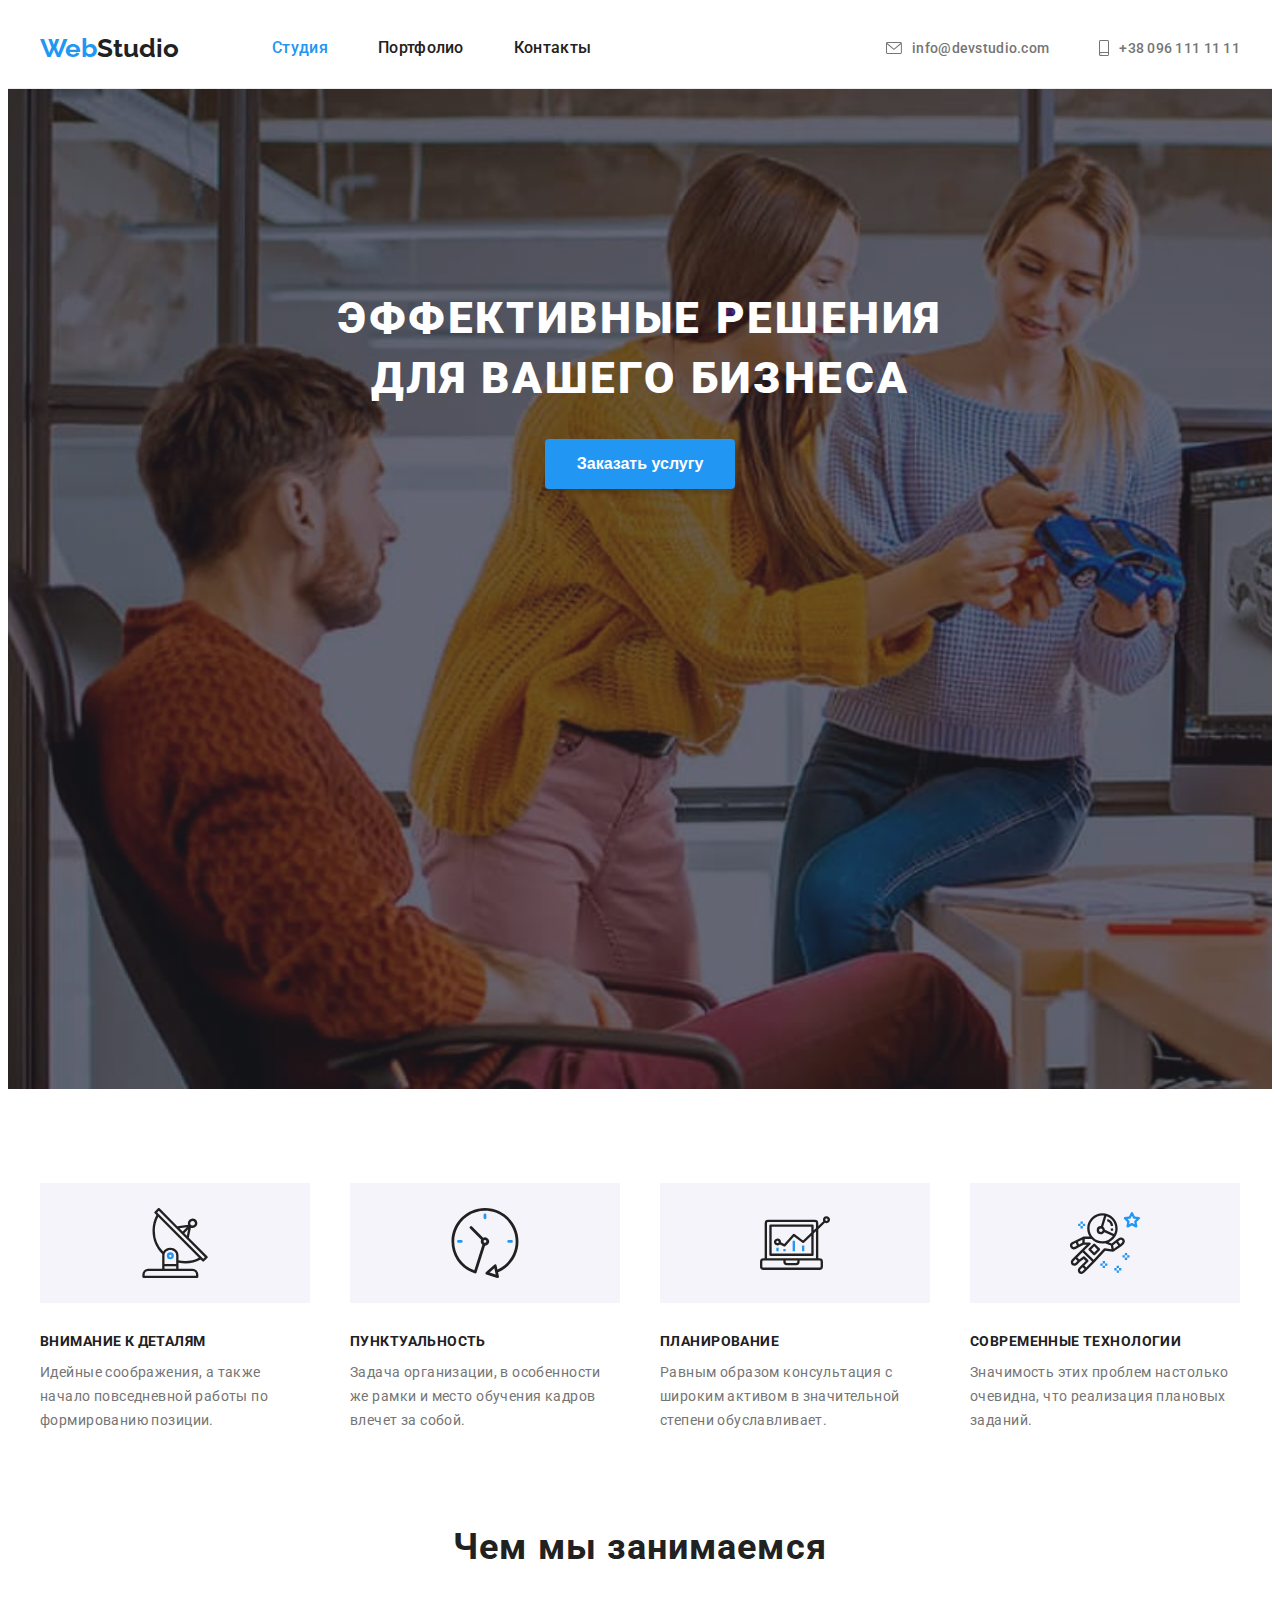
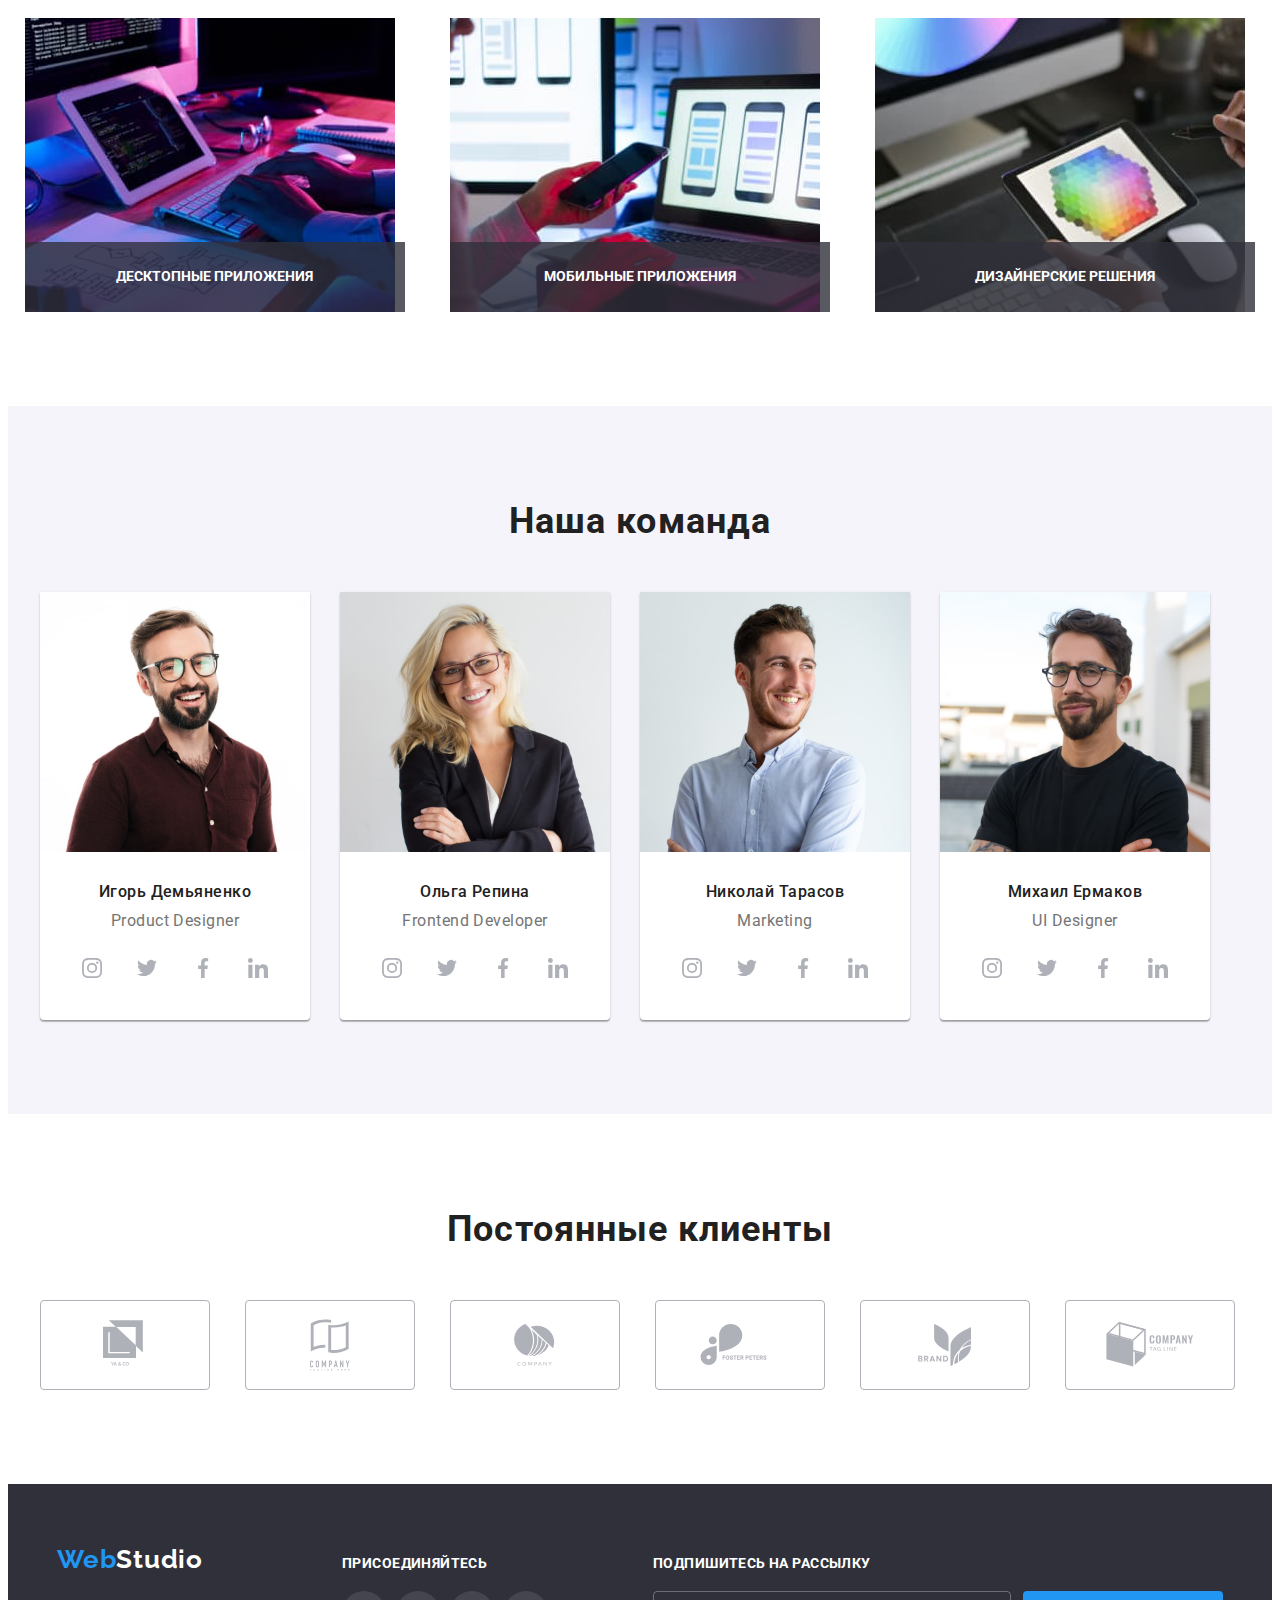
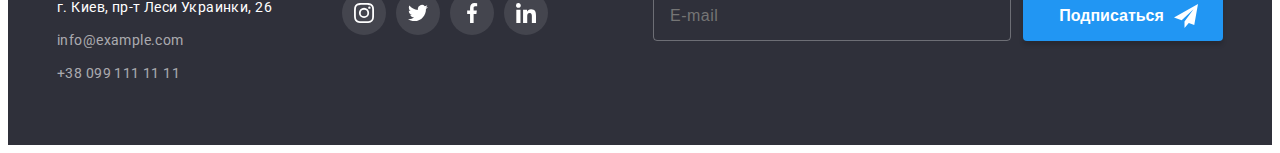
<file: index.html>
<!DOCTYPE html>
<html lang="ru">

<head>
    <meta charset="UTF-8" />
    <meta name="viewport" content="width=device-width, initial-scale=1.0" />
    <link rel="stylesheet" href="https://cdnjs.cloudflare.com/ajax/libs/modern-normalize/1.0.0/modern-normalize.css"
        integrity="sha512-Zx6MlUMKSVJoQ+83OwhdILe8cSEsCzfqThJd7J/VA2UrK6Ctj85p+xzqfyuNXE5B1k25uUdmJ2OzItbBy9GHAQ=="
        crossorigin="anonymous" />
    <link rel="preconnect" href="https://fonts.gstatic.com">
    <link
        href="https://fonts.googleapis.com/css2?family=Raleway:wght@400;700&family=Roboto:wght@100;400;500;700;900&display=swap"
        rel="stylesheet">
    <link rel="stylesheet" href="./css/main.min.css" />

    <title>Студия</title>

</head>

<body>

    <!-- Шапка сайта -->

    <header class="header">
        <div class="container">
            <nav class="header__menu">
                <a class="logo" href="./index.html">
                    <span class="logoblue">Web</span>Studio</a>
                <ul class="nav">
                    <li class="nav__item"><a class="nav__link--active" href="./index.html">Студия</a></li>
                    <li class="nav__item"><a class="nav__link" href="./portfolio.html">Портфолио</a></li>
                    <li class="nav__item"><a class="nav__link" href="">Контакты</a></li>
                </ul>
            </nav>
            <ul class="contact-list">
                <li class="contact">
                    <a class="contact__link" href="mailto:info@devstudio.com">
                        <svg width="16" height="12" class="contact__icon--email">
                            <use href="./images/icons.svg#icon-envelope"></use>
                        </svg>
                        info@devstudio.com</a>
                </li>
                <li class="contact">
                    <a class="contact__link" href="tel:+380961111111">
                        <svg width="10" height="16" class="contact__icon--tel">
                            <use href="./images/icons.svg#icon-smartphone"></use>
                        </svg>
                        +38 096 111 11 11</a>
                </li>
            </ul>
        </div>
    </header>

    <main>
        <!-- Главная- решения -->

        <section class="main">
            <div class="main__section">
                <h1 class="main__title">Эффективные решения для вашего бизнеса</h1>
                <button data-modal-open class="main__button" type="button">Заказать услугу</button>
            </div>
        </section>

        <section class="advantages">
            <div class="container">
                <ul class="advantages__list">
                    <li class="advantages__item">
                        <div class="advantages__thumbnail">
                            <svg class="advantages__icons">
                                <use href="./images/icons.svg#icon-antenna"></use>
                            </svg>
                        </div>
                        <h3 class="advantages__subtitle">Внимание к деталям</h3>
                        <p class="advantages__text">Идейные соображения, а также начало повседневной работы по формированию
                            позиции.</p>
                    </li>
                    <li class="advantages__item">
                        <div class="advantages__thumbnail">
                            <svg class="advantages__icons">
                                <use href="./images/icons.svg#icon-clock"></use>
                            </svg>
                        </div>
                        <h3 class="advantages__subtitle">Пунктуальность</h3>
                        <p class="advantages__text">Задача организации, в особенности же рамки и место обучения кадров влечет
                            за собой.</p>
                    </li>
                    <li class="advantages__item">
                        <div class="advantages__thumbnail">
                            <svg class="advantages__icons">
                                <use href="./images/icons.svg#icon-computergraph"></use>
                            </svg>
                        </div>
                        <h3 class="advantages__subtitle">Планирование</h3>
                        <p class="advantages__text">Равным образом консультация с широким активом в значительной степени
                            обуславливает.</p>
                    </li>
                    <li class="advantages__item">
                        <div class="advantages__thumbnail">
                            <svg class="advantages__icons">
                                <use href="./images/icons.svg#icon-astronaut"></use>
                            </svg>
                        </div>
                        <h3 class="advantages__subtitle">Современные технологии</h3>
                        <p class="advantages__text">Значимость этих проблем настолько очевидна, что реализация плановых
                            заданий.</p>
                    </li>
                </ul>
            </div>
        </section>

        <!-- Главная работа-->
        <section class="work">
            <div class="container">
                <h2 class="work__title">Чем мы занимаемся</h2>
                <ul class="work__list">
                    <li class="work__item">
                        <img class="work__img" src="images/typing.jpg" alt="hands are typing on a keyboard"
                            width="370" />
                        <div class="work-overlay">
                            <p class="work__text"> Десктопные приложения</p>
                            </div>
                    </li>
                    <li class="work__item">
                        <img class="work__img" src="images/appdev.jpg"
                            alt="web designer is working on smartphone application" width="370" />
                        <div class="work-overlay">
                            <p class="work__text">Мобильные приложения</p>
                        </div>
                    </li>
                    <li class="work__item">
                        <img class="work__img" src="./images/colorwheel.jpg"
                            alt="designer is choosing a color from a color palet" width="370" />
                        <div class="work-overlay">
                            <p class="work__text">Дизайнерские решения</p></div>
                    </li>
                </ul>
            </div>
        </section>

        <!-- Главная Команда -->
        <section class="team">
            <div class="container">
                <h2 class="team__title">Наша команда</h2>
                <ul class="team__list">

                    <li class="team__item">
                        <img class="team__img" src="images/IgorDemyanenko.jpg" alt="фото мужчины Игорь Демьяненко"
                            width="270" />

                        <div class="team-meta">
                            <h3 class="team__subtitle">Игорь Демьяненко</h3>
                            <p class="team__text">Product Designer</p>
                            <ul class="social__list">
                                <li class="social__item">
                                    <a href="" class="social__link">
                                        <svg class="social__icon">
                                            <use href="./images/icons.svg#icon-instagram"></use>
                                        </svg>
                                    </a>
                                </li>
                                <li class="social__item">
                                    <a href="" class="social__link">
                                        <svg class="social__icon">
                                            <use href="./images/icons.svg#icon-twitter"></use>
                                        </svg>
                                    </a>
                                </li>
                                <li class="social__item">
                                    <a href="" class="social__link">
                                        <svg class="social__icon">
                                            <use href="./images/icons.svg#icon-facebook"></use>
                                        </svg>
                                    </a>
                                </li>
                                <li class="social__item">
                                    <a href="" class="social__link">
                                        <svg class="social__icon">
                                            <use href="./images/icons.svg#icon-linkedin"></use>
                                        </svg>
                                    </a>
                                </li>
                            </ul>
                        </div>
                    </li>


                    <li class="team__item">
                        <img class="team__img" src="./images/OlgaRepina.jpg" alt="фото девушки Ольга Репина"
                            width="270" />

                        <div class="team-meta">
                            <h3 class="team__subtitle">Ольга Репина</h3>
                            <p class="team__text">Frontend Developer</p>
                            <ul class="social__list">
                                <li class="social__item">
                                    <a href="" class="social__link">
                                        <svg class="social__icon">
                                            <use href="./images/icons.svg#icon-instagram"></use>
                                        </svg>
                                    </a>
                                </li>
                                <li class="social__item">
                                    <a href="" class="social__link">
                                        <svg class="social__icon">
                                            <use href="./images/icons.svg#icon-twitter"></use>
                                        </svg>
                                    </a>
                                </li>
                                <li class="social__item">
                                    <a href="" class="social__link">
                                        <svg class="social__icon">
                                            <use href="./images/icons.svg#icon-facebook"></use>
                                        </svg>
                                    </a>
                                </li>
                                <li class="social__item">
                                    <a href="" class="social__link">
                                        <svg class="social__icon">
                                            <use href="./images/icons.svg#icon-linkedin"></use>
                                        </svg>
                                    </a>
                                </li>
                            </ul>
                        </div>
                    </li>


                    <li class="team__item">
                        <img class="team__img" src="./images/NikolaiTarasov.jpg" alt="фото мужчины Николай Тарасов"
                            width="270" />

                        <div class="team-meta">
                            <h3 class="team__subtitle">Николай Тарасов</h3>
                            <p class="team__text">Marketing</p>
                            <ul class="social__list">
                                <li class="social__item">
                                    <a href="" class="social__link">
                                        <svg class="social__icon">
                                            <use href="./images/icons.svg#icon-instagram"></use>
                                        </svg>
                                    </a>
                                </li>
                                <li class="social__item">
                                    <a href="" class="social__link">
                                        <svg class="social__icon">
                                            <use href="./images/icons.svg#icon-twitter"></use>
                                        </svg>
                                    </a>
                                </li>
                                <li class="social__item">
                                    <a href="" class="social__link">
                                        <svg class="social__icon">
                                            <use href="./images/icons.svg#icon-facebook"></use>
                                        </svg>
                                    </a>
                                </li>
                                <li class="social__item">
                                    <a href="" class="social__link">
                                        <svg class="social__icon">
                                            <use href="./images/icons.svg#icon-linkedin"></use>
                                        </svg>
                                    </a>
                                </li>
                            </ul>
                        </div>
                    </li>


                    <li class="team__item">
                        <img class="team__img" src="./images/MichaelErmakov.jpg" alt="фото мужчины Михаил Ермаков"
                            width="270" />

                        <div class="team-meta">
                            <h3 class="team__subtitle">Михаил Ермаков</h3>
                            <p class="team__text">UI Designer</p>
                            <ul class="social__list">
                                <li class="social__tem">
                                    <a href="" class="social__link">
                                        <svg class="social__icon">
                                            <use href="./images/icons.svg#icon-instagram"></use>
                                        </svg>
                                    </a>
                                </li>
                                <li class="social__item">
                                    <a href="" class="social__link">
                                        <svg class="social__icon">
                                            <use href="./images/icons.svg#icon-twitter"></use>
                                        </svg>
                                    </a>
                                </li>
                                <li class="social__item">
                                    <a href="" class="social__link">
                                        <svg class="social__icon">
                                            <use href="./images/icons.svg#icon-facebook"></use>
                                        </svg>
                                    </a>
                                </li>
                                <li class="social__item">
                                    <a href="" class="social__link">
                                        <svg class="social__icon">
                                            <use href="./images/icons.svg#icon-linkedin"></use>
                                        </svg>
                                    </a>
                                </li>
                            </ul>
                        </div>
                    </li>
                </ul>
            </div>
        </section>
        <!-- Client section -->
        <section class="clients">
            <div class="container">
                <h2 class="clients__title">Постоянные клиенты</h2>
                <ul class="clients__list">
                    <li class="client__item">
                        <a href="" class="clients__link">
                            <svg width="44" height="49" class="client__icon">
                                <use href="./images/icons.svg#icon-client-yaco">
                                </use>
                            </svg>
                        </a>
                    </li>
                    <li class="client__item">
                        <a href="" class="clients__link">
                            <svg width="40" height="52" class="client__icon">
                                <use href="./images/icons.svg#icon-client-companytaglinehere">
                                </use>
                            </svg>
                        </a>
                    </li>
                    <li class="client__item">
                        <a href="" class="clients__link">
                            <svg width="41" height="42" class="client__icon">
                                <use href="./images/icons.svg#icon-client-company">
                                </use>
                            </svg>
                        </a>
                    </li>
                    <li class="client__item">
                        <a href="" class="clients__link">
                            <svg width="80" height="42" class="client__icon">
                                <use href="./images/icons.svg#icon-client-fosterpaters">
                                </use>
                            </svg>
                        </a>
                    </li>
                    <li class="client__item">
                        <a href="" class="clients__link">
                            <svg width="59" height="42" class="client__icon">
                                <use href="./images/icons.svg#icon-client-brand">
                                </use>
                            </svg>
                        </a>
                    </li>
                    <li class="client__item">
                        <a href="" class="clients__link link">
                            <svg width="88" height="45" class="client__icon">
                                <use href="./images/icons.svg#icon-client-companytagline">
                                </use>
                            </svg>
                        </a>
                    </li>
                </ul>
            </div>
        </section>
    </main>

    <!-- Главная Футер -->

    <footer class="footer">
        <div class="footer-container">
            <div class="footer__contacts">
                <a class="footer__logo" href="./index.html">
                    <span class="footer__logo--blue">Web</span>Studio</a>
                <address class="footer__address">г. Киев, пр-т Леси Украинки, 26</address>
                <ul class="ftr__contacts">
                    <li class="ftr__item"><a class="ftr__link" href="mailto:info@example.com">info@example.com</a></li>
                    <li class="ftr__item"><a class="ftr__link" href="tel:+380991111111">+38 099 111 11 11</a></li>
                </ul>
            </div>
            <div class="footer__social">
                <p class="footer__title">присоединяйтесь</p>
                <ul class="footer__list">
                    <li class="footer__item">
                        <a href="" class="footer__link">
                            <svg class="footer__icon">
                                <use href="./images/icons.svg#icon-instagram"></use>
                            </svg>
                        </a>
                    </li>
                    <li class="footer__item">
                        <a href="" class="footer__link">
                            <svg class="footer__icon">
                                <use href="./images/icons.svg#icon-twitter"></use>
                            </svg>
                        </a>
                    </li>
                    <li class="footer__item">
                        <a href="" class="footer__link">
                            <svg class="footer__icon">
                                <use href="./images/icons.svg#icon-facebook"></use>
                            </svg>
                        </a>
                    </li>
                    <li class="footer__item">
                        <a href="" class="footer__link">
                            <svg class="footer__icon">
                                <use href="./images/icons.svg#icon-linkedin"></use>
                            </svg>
                        </a>
                    </li>
                </ul>
            </div>

            <div class="subscribe-form">
                <p class="subscribe__title">Подпишитесь на рассылку</p>
                <div class="subscribe">
                    <label for="email" class="subscribe-email visually-hidden">Email</label>
                    <input class="subscribe__input" type="email" name="email" id="email" placeholder="E-mail">

                    <button data-modal-open class="subscribe-button" type="submit">Подписаться
                        <svg width="24px" height="24px" class="subscribe-icon">
                            <use href=./images/icons.svg#icon-send-icon>
                            </use>
                        </svg>
                    </button>

                    
                </div>
            </div>

        </div>
    </footer>
    <!-- Modal window -->

    <div class="backdrop is-hidden" data-modal>
        <div class="modal">
            <button data-modal-close class="modal__button">
            <svg width="18px" height="18px" class="close__icon">
                <use href="./images/icons.svg#icon-closebtn"></use>
            </svg>
            </button>
            <p class="modal__title">Оставьте свои данные, мы вам перезвоним</p>
            <form class="form">

                <div class="form__field">
                    <label for="name" class="form__label">Имя</label>
                    <div class="form__svg">
                        <input type="text" name="name" id="name">
                        <svg width="18px" height="18px" class="form__icon">
                            <use href="./images/icons.svg#icon-person-black"></use>
                        </svg>
                    </div>
                </div>

                <div class="form__field">
                    <label for="tel" class="form__label">Телефон</label>
                    <div class="form__svg">
                        <input type="tel" name="tel" id="tel">
                        <svg width="18px" height="18px" class="form__icon">
                            <use href="./images/icons.svg#icon-phone-black"></use>
                        </svg>
                    </div>
                </div>

                <div class="form__field">
                    <label for="name" class="form__label">Почта</label>
                    <div class="form__svg">
                        <input type="email" name="email" id="e-mail">
                        <svg width="18px" height="18px" class="form__icon">
                            <use href="./images/icons.svg#icon-email-black"></use>
                        </svg>
                    </div>
                </div>

                <div class="form__field">
                    <label for="comment" class="form__label">Комментарий</label>
                    <textarea name="comment" id="comment" placeholder="Введите текст" rows="10"></textarea>
                </div>

                <div class="form__checkbox">
                    <label for="policy">
                        <input class="checkbox visually-hidden" type="checkbox" name="policy" id="policy">
                        <span class="checkbox-icon"></span>
                        Соглашаюсь с рассылкой и принимаю
                        <a class="checkbox__link" href="#">Условия договора</a>
                    </label>
                </div>


                <button data-modal-open class="submit__button" type="submit">Отправить</button>
            </form>
        </div>
    </div>

    <script src="./modal.js"></script>
</body>

</html>
</file>
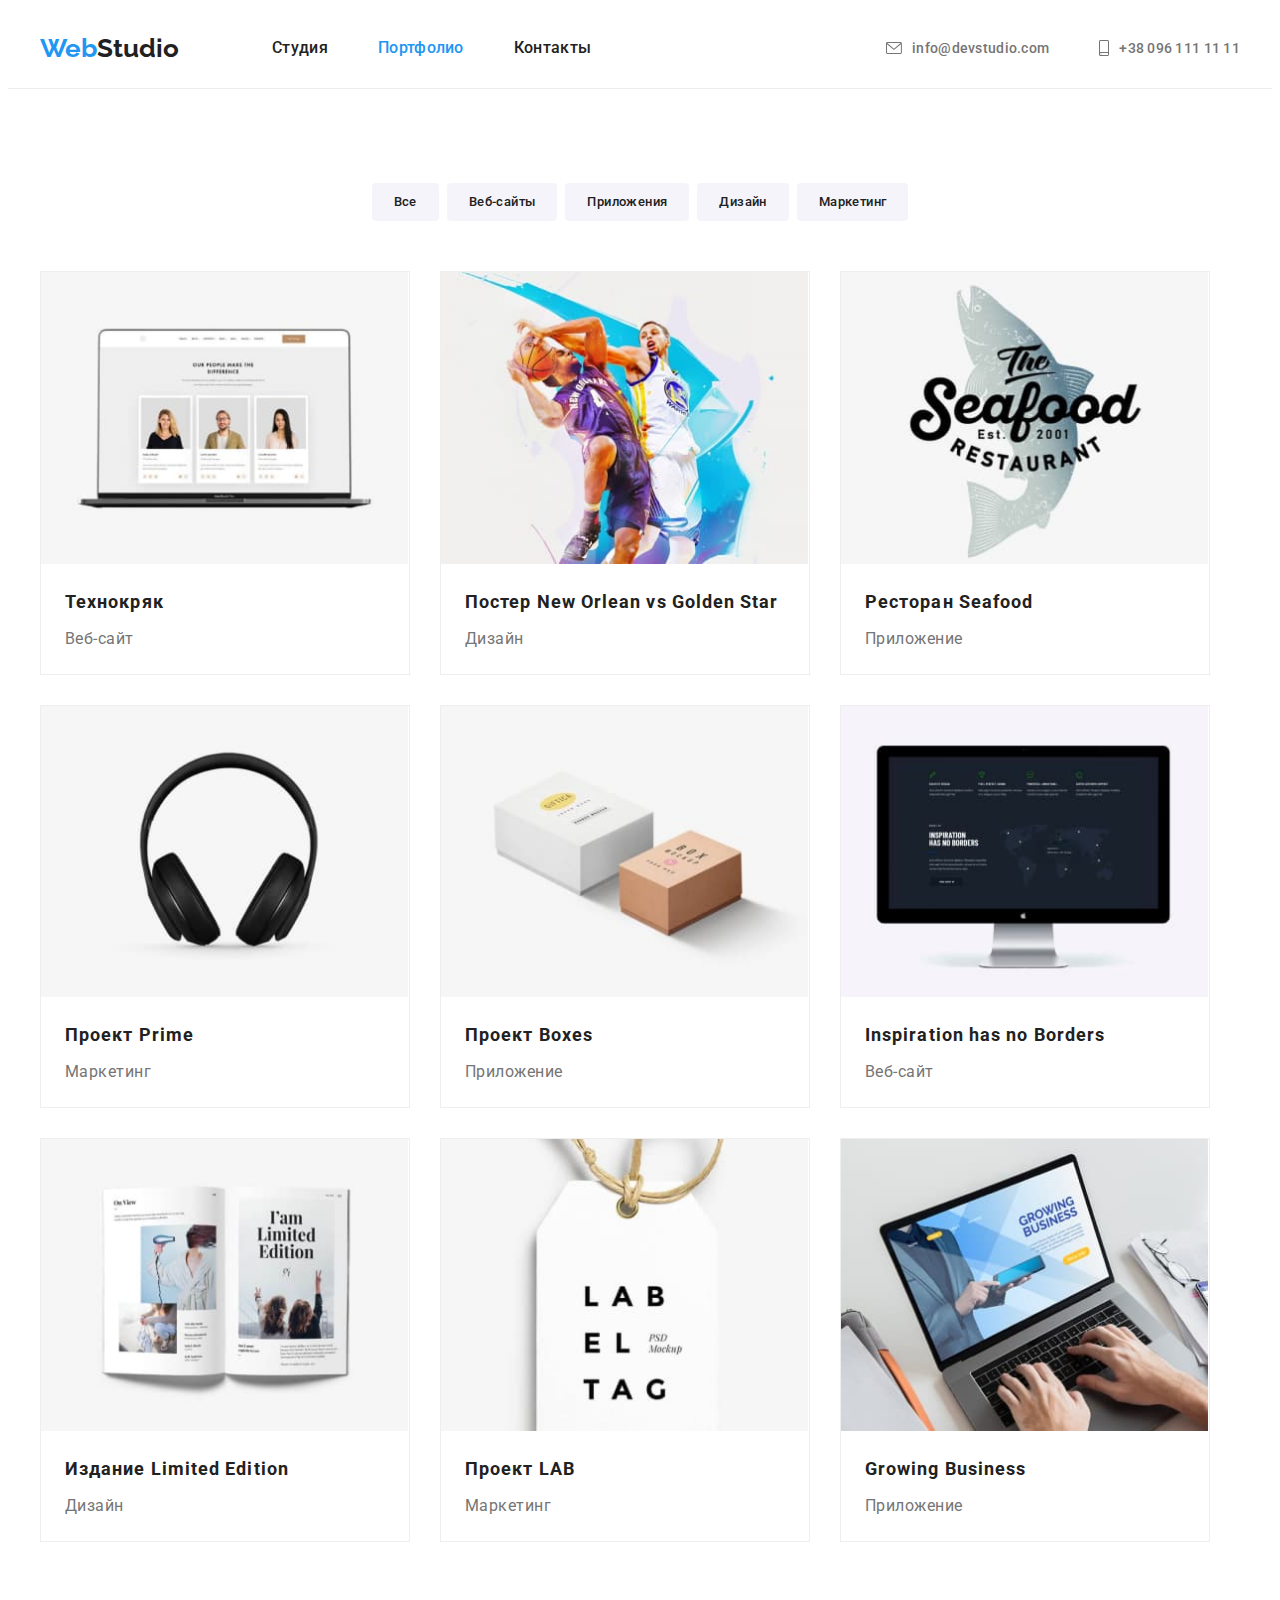
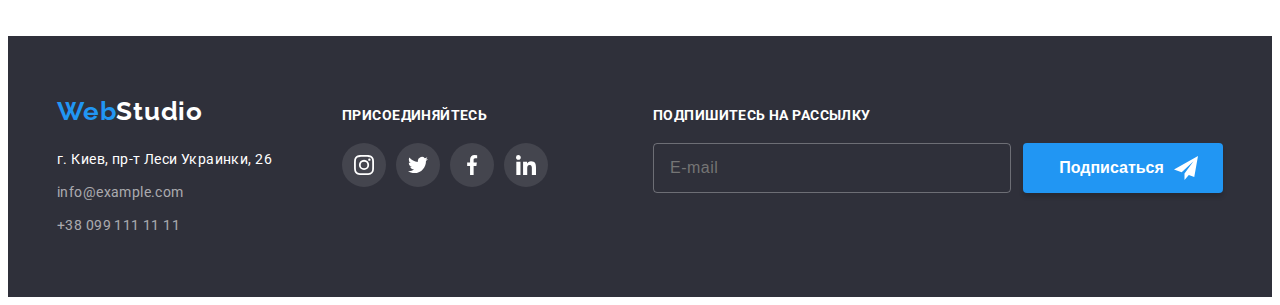
<file: portfolio.html>
<!DOCTYPE html>
<html lang="ru">
<head>
    <meta charset="UTF-8" />
    <meta name="viewport" content="width=device-width, initial-scale=1.0" />
    <link rel="stylesheet" href="https://cdnjs.cloudflare.com/ajax/libs/modern-normalize/1.0.0/modern-normalize.css" integrity="sha512-Zx6MlUMKSVJoQ+83OwhdILe8cSEsCzfqThJd7J/VA2UrK6Ctj85p+xzqfyuNXE5B1k25uUdmJ2OzItbBy9GHAQ==" crossorigin="anonymous" />
    <link rel="preconnect" href="https://fonts.gstatic.com">
    <link href="https://fonts.googleapis.com/css2?family=Raleway:wght@400;700&family=Roboto:wght@100;400;500;700;900&display=swap" rel="stylesheet">
    <link rel="stylesheet" href="./css/main.min.css"/>
    
    <title>Портфолио</title>
    

</head>
<body class="body">

<!-- Портфолио Хедер -->

<header class="header">
    <div class="container">
        <nav class="header__menu">
            <a class="logo" href="./index.html">
                <span class="logoblue">Web</span>Studio</a>
            <ul class="nav">
                <li class="nav__item"><a class="nav__link" href="./index.html">Студия</a></li>
                <li class="nav__item"><a class="nav__link--active" href="./portfolio.html">Портфолио</a></li>
                <li class="nav__item"><a class="nav__link" href="">Контакты</a></li>
            </ul>
        </nav>
        <ul class="contact-list">
            <li class="contact">
                <a class="contact__link" href="mailto:info@devstudio.com">
                    <svg width="16" height="12" class="contact__icon--email">
                        <use href="./images/icons.svg#icon-envelope"></use>
                    </svg>
                    info@devstudio.com</a>
            </li>
            <li class="contact">
                <a class="contact__link" href="tel:+380961111111">
                    <svg width="10" height="16" class="contact__icon--tel">
                        <use href="./images/icons.svg#icon-smartphone"></use>
                    </svg>
                    +38 096 111 11 11</a>
            </li>
        </ul>
    </div>
</header>

<!-- Портфолио навигация -->

<main>
    <section class="portfolio">
        <div class="container">
        <ul class="filter"> 
            <li class="filter__item"><button type="button" class="filter__button">Все</button></li>
            <li class="filter__item"><button type="button" class="filter__button">Веб-сайты</button></li>
            <li class="filter__item"><button type="button" class="filter__button">Приложения</button></li>
            <li class="filter__item"><button type="button" class="filter__button">Дизайн</button></li>
            <li class="filter__item"><button type="button" class="filter__button">Маркетинг</button></li>
        </ul>

        <ul class="portfolio__list">

            <li class="portfolio__item">
           <a  class="portfolio__link" href="">
            <div class="portfolio__overlay">
        <img class= "portfolio__img" src="images/1technokryak.jpg" alt="laptop screen" width="370">
        <p class="portfolio__popup">
            Технокряк это современная площадка распространения
            коронавируса. Компании используют эту платформу для
            цифрового шпионажа и атак на защищённые сервера конкурентов.
        </p></div>
        <div class="portfolio__meta">
        <h2 class="portfolio__subtitle">Технокряк</h2>
        <p class="portfolio__text">Веб-сайт</p></div>
    </a>
        </li>

        <li class="portfolio__item">
            <a class="portfolio__link" href="">
                <div class="portfolio__overlay">
            <img class= "portfolio__img" src="images/2neworleansgoldenstar.jpg"
        alt="new orleans v golden star poster" width="370">
        <p class="portfolio__popup">
            Технокряк это современная площадка распространения
            коронавируса. Компании используют эту платформу для
            цифрового шпионажа и атак на защищённые сервера конкурентов.
        </p></div>
        <div class="portfolio__meta">
        <h2 class="portfolio__subtitle">Постер New Orlean vs Golden Star</h2>
        <p class="portfolio__text">Дизайн</p></div>
    </a>
        </li>

        <li class="portfolio__item">
            <a class="portfolio__link" href="">
                <div class="portfolio__overlay">
        <img class= "portfolio__img" src="images/3theseafoodrestaurant.jpg"
        alt="Seafood restaurant design" width="370">
        <p class="portfolio__popup">
            Технокряк это современная площадка распространения
            коронавируса. Компании используют эту платформу для
            цифрового шпионажа и атак на защищённые сервера конкурентов.
        </p></div>
        <div class="portfolio__meta">
        <h2 class="portfolio__subtitle">Ресторан Seafood</h2>
        <p class="portfolio__text">Приложение</p></div>
    </a>
        </li>

        <li class="portfolio__item">
            <a class="portfolio__link" href="">
                <div class="portfolio__overlay">
            <img class= "portfolio__img" src="images/4projectprime.jpg"
        alt="Large headphones" width="370">
        <p class="portfolio__popup">
            Технокряк это современная площадка распространения
            коронавируса. Компании используют эту платформу для
            цифрового шпионажа и атак на защищённые сервера конкурентов.
        </p></div>
        <div class="portfolio__meta">
        <h2 class="portfolio__subtitle">Проект Prime</h2>
        <p class="portfolio__text">Маркетинг</p></div>
    </a>
        </li>

        <li class="portfolio__item">
            <a class="portfolio__link" href="">
                <div class="portfolio__overlay">
            <img  class= "portfolio__img" src="images/5projectboxes.jpg"
            alt="small and large box" width="370">
            <p class="portfolio__popup">
                Технокряк это современная площадка распространения
                коронавируса. Компании используют эту платформу для
                цифрового шпионажа и атак на защищённые сервера конкурентов.
            </p></div>
            <div class="portfolio__meta">
            <h2 class="portfolio__subtitle">Проект Boxes</h2>
            <p class="portfolio__text">Приложение</p></div>
        </a>
        </li>

        <li class="portfolio__item">
            <a class="portfolio__link" href="">
                <div class="portfolio__overlay">
            <img class= "portfolio__img" src="images/6insiparationhasnoboarders.jpg"
            alt="desktop screen" width="370">
            <p class="portfolio__popup">
                Технокряк это современная площадка распространения
                коронавируса. Компании используют эту платформу для
                цифрового шпионажа и атак на защищённые сервера конкурентов.
            </p></div>
            <div class="portfolio__meta">
            <h2 class="portfolio__subtitle">Inspiration has no Borders</h2>
            <p class="portfolio__text">Веб-сайт</p></div>
        </a>
        </li>

        <li class="portfolio__item">
            <a class="portfolio__link" href="">
                <div class="portfolio__overlay">
            <img class= "portfolio__img" src="images/7Journallimitededition.jpg"
            alt="magazine two page layout" width="370">
            <p class="portfolio__popup">
                Технокряк это современная площадка распространения
                коронавируса. Компании используют эту платформу для
                цифрового шпионажа и атак на защищённые сервера конкурентов.
            </p></div>
            <div class="portfolio__meta">
            <h2 class="portfolio__subtitle">Издание Limited Edition</h2>
            <p class="portfolio__text">Дизайн</p></div>
        </a>
        </li>

        <li class="portfolio__item">
            <a class="portfolio__link" href="">
                <div class="portfolio__overlay">
            <img class= "portfolio__img" src="images/8projectlab.jpg"
            alt="Clothing tag" width="370">
            <p class="portfolio__popup">
                Технокряк это современная площадка распространения
                коронавируса. Компании используют эту платформу для
                цифрового шпионажа и атак на защищённые сервера конкурентов.
            </p></div>
            <div class="portfolio__meta">
            <h2 class="portfolio__subtitle">Проект LAB</h2>
            <p class="portfolio__text">Маркетинг</p></div>
        </a>
        </li>

        <li class="portfolio__item">
            <a class="portfolio__link" href="">
                <div class="portfolio__overlay">
            <img class= "portfolio__img" src="images/9growingbusiness.jpg"
            alt="typing on macbook" width="370">
            <p class="portfolio__popup">
                Технокряк это современная площадка распространения
                коронавируса. Компании используют эту платформу для
                цифрового шпионажа и атак на защищённые сервера конкурентов.
            </p></div>
            <div class="portfolio__meta">
            <h2 class="portfolio__subtitle">Growing Business</h2>
        <p class="portfolio__text">Приложение</p></div>
    </a>
    </li>
        </ul>
    </div>
    </section>
</main>

<!-- Портфолио Футер -->

<footer class="footer">
    <div class="footer-container">
        <div class="footer__contacts">
            <a class="footer__logo" href="./index.html">
                <span class="footer__logo--blue">Web</span>Studio</a>
            <address class="footer__address">г. Киев, пр-т Леси Украинки, 26</address>
            <ul class="ftr__contacts">
                <li class="ftr__item"><a class="ftr__link" href="mailto:info@example.com">info@example.com</a></li>
                <li class="ftr__item"><a class="ftr__link" href="tel:+380991111111">+38 099 111 11 11</a></li>
            </ul>
        </div>
        <div class="footer__social">
            <p class="footer__title">присоединяйтесь</p>
            <ul class="footer__list">
                <li class="footer__item">
                    <a href="" class="footer__link">
                        <svg class="footer__icon">
                            <use href="./images/icons.svg#icon-instagram"></use>
                        </svg>
                    </a>
                </li>
                <li class="footer__item">
                    <a href="" class="footer__link">
                        <svg class="footer__icon">
                            <use href="./images/icons.svg#icon-twitter"></use>
                        </svg>
                    </a>
                </li>
                <li class="footer__item">
                    <a href="" class="footer__link">
                        <svg class="footer__icon">
                            <use href="./images/icons.svg#icon-facebook"></use>
                        </svg>
                    </a>
                </li>
                <li class="footer__item">
                    <a href="" class="footer__link">
                        <svg class="footer__icon">
                            <use href="./images/icons.svg#icon-linkedin"></use>
                        </svg>
                    </a>
                </li>
            </ul>
        </div>

        <div class="subscribe-form">
            <p class="subscribe__title">Подпишитесь на рассылку</p>
            <div class="subscribe">
                <label for="email" class="subscribe-email visually-hidden">Email</label>
                <input class="subscribe__input" type="email" name="email" id="email" placeholder="E-mail">

                <button data-modal-open class="subscribe-button" type="submit">Подписаться
                    <svg width="24px" height="24px" class="subscribe-icon">
                        <use href=./images/icons.svg#icon-send-icon>
                        </use>
                    </svg>
                </button>


            </div>
        </div>

    </div>
</footer>
    </body>
    </html>
</file>
<file: css/main.min.css>
.main__button,.submit__button{color:#fff;background-color:#2196f3;font-weight:bold;font-size:16px;line-height:30px;display:block;border:none;outline:none;-webkit-box-shadow:0px 4px 4px rgba(0,0,0,0.15);box-shadow:0px 4px 4px rgba(0,0,0,0.15);border-radius:4px;margin:0 auto;margin-top:30px;padding:10px 32px}.clients__title,.team__title,.work__title{color:#212121;font-family:"Roboto",sans-serif;font-weight:bold;font-size:36px;line-height:42px;text-align:center;letter-spacing:0.03em;margin-bottom:50px}ul,.nav,.team__list{list-style:none}.footer__title,.subscribe__title{display:block;font-weight:700;font-size:14px;line-height:16px;letter-spacing:0.03em;text-transform:uppercase;color:#fff;margin-bottom:20px}.social__link{display:-webkit-box;display:-ms-flexbox;display:flex;-webkit-box-pack:center;-ms-flex-pack:center;justify-content:center;-webkit-box-align:center;-ms-flex-align:center;align-items:center;width:44px;height:44px;border-radius:50%}.advantages{padding-top:94px;padding-bottom:94px}.advantages__list{display:-webkit-box;display:-ms-flexbox;display:flex;-ms-flex-wrap:wrap;flex-wrap:wrap;-webkit-box-align:start;-ms-flex-align:start;align-items:flex-start;margin-left:0;margin-right:0;-webkit-box-pack:justify;-ms-flex-pack:justify;justify-content:space-between}.advantages__item{-ms-flex-preferred-size:calc(100% / 4 - 30px);flex-basis:calc(100% / 4 - 30px)}.advantages__list .advantages__item:not(:first-child){margin-left:30px}.advantages__list .advantages__thumbnail{display:-webkit-box;display:-ms-flexbox;display:flex;-webkit-box-align:center;-ms-flex-align:center;align-items:center;-webkit-box-pack:center;-ms-flex-pack:center;justify-content:center;background-color:#f5f4fa;width:270px;height:120px;margin-bottom:30px}.advantages__icons{width:70px;height:70px}.advantages__subtitle{color:#212121;font-weight:bold;font-size:14px;line-height:1.19;letter-spacing:0.03em;text-transform:uppercase;margin-bottom:10px}.advantages__text{color:#757575;font-size:14px;line-height:24px;letter-spacing:0.03em}.header{padding-top:0;padding-bottom:0;border-bottom:1px solid #ececec}.header .container{display:-webkit-box;display:-ms-flexbox;display:flex;-webkit-box-align:center;-ms-flex-align:center;align-items:center}.header__menu{display:-webkit-box;display:-ms-flexbox;display:flex;-webkit-box-align:center;-ms-flex-align:center;align-items:center}.header__menu{display:-webkit-box;display:-ms-flexbox;display:flex;-webkit-box-align:center;-ms-flex-align:center;align-items:center;margin-bottom:0px;margin-top:0px}.nav{display:-webkit-box;display:-ms-flexbox;display:flex;margin-left:93px}.nav__item{display:-webkit-inline-box;display:-ms-inline-flexbox;display:inline-flex;-webkit-box-align:center;-ms-flex-align:center;align-items:center;position:relative}.nav__item:not(:last-child){margin-right:50px}.nav__link{position:relative;color:#212121;font-weight:500;line-height:16px;letter-spacing:0.02em;text-decoration:none;display:block;padding-top:32px;padding-bottom:32px;-webkit-transition:color 250ms cubic-bezier(0.4, 0, 0.2, 1);transition:color 250ms cubic-bezier(0.4, 0, 0.2, 1)}.nav__link:hover,.nav__link:focus,.nav__link:active{color:#2196f3;cursor:pointer}.nav__link--active{position:relative;font-weight:500;line-height:16px;letter-spacing:0.02em;text-decoration:none;display:block;padding-top:32px;padding-bottom:32px;color:#2196f3;-webkit-transition:color 250ms cubic-bezier(0.4, 0, 0.2, 1);transition:color 250ms cubic-bezier(0.4, 0, 0.2, 1)}.nav__link--active--active::after{position:absolute;content:"";display:inline-block;bottom:0;left:0;height:4px;width:100%;border-radius:2px;background-color:#2196f3;opacity:1}.contact-list{display:-webkit-box;display:-ms-flexbox;display:flex;-webkit-box-align:center;-ms-flex-align:center;align-items:center;margin-left:auto}.contact:not(:last-child){margin-right:50px}.contact__link{display:-webkit-box;display:-ms-flexbox;display:flex;-webkit-box-align:center;-ms-flex-align:center;align-items:center;font-weight:500;font-size:14px;line-height:1.15;letter-spacing:0.02em;padding-top:32px;padding-bottom:32px;color:#757575;fill:#757575;text-decoration:none;-webkit-transition-property:color, fill;transition-property:color, fill;-webkit-transition-timing-function:cubic-bezier(0.4, 0, 0.2, 1);transition-timing-function:cubic-bezier(0.4, 0, 0.2, 1);-webkit-transition-duration:250ms;transition-duration:250ms}.contact__icon--tel,.contact__icon--email{margin-right:10px}.contact__link:hover,.contact__link:focus{color:#2196f3;fill:#2196f3}.social__list{display:-webkit-box;display:-ms-flexbox;display:flex;-webkit-box-align:center;-ms-flex-align:center;align-items:center;-webkit-box-pack:justify;-ms-flex-pack:justify;justify-content:space-between}.social__link{background-color:#fff;-webkit-transition-property:background-color, color, fill;transition-property:background-color, color, fill;-webkit-transition-timing-function:cubic-bezier(0.4, 0, 0.2, 1);transition-timing-function:cubic-bezier(0.4, 0, 0.2, 1);-webkit-transition-duration:250ms;transition-duration:250ms}.social__link:hover,.social__link:focus{background-color:#2196f3}.social__icon{width:20px;height:20px;fill:#afb1b8;-webkit-transition-property:color, fill;transition-property:color, fill;-webkit-transition-timing-function:cubic-bezier(0.4, 0, 0.2, 1);transition-timing-function:cubic-bezier(0.4, 0, 0.2, 1);-webkit-transition-duration:250ms;transition-duration:250ms}.social__link:hover .social__icon,.social__link:focus .social__icon{fill:#fff}.clients{padding-top:94px;padding-bottom:94px}.clients__list{display:-webkit-box;display:-ms-flexbox;display:flex;-webkit-box-align:center;-ms-flex-align:center;align-items:center;margin-left:-30px;margin-top:-30px}.client__item{-ms-flex-preferred-size:calc(100% / 6 - 30px);flex-basis:calc(100% / 6 - 30px);margin-left:30px;margin-top:30px}.clients__link{display:-webkit-box;display:-ms-flexbox;display:flex;-webkit-box-align:center;-ms-flex-align:center;align-items:center;-webkit-box-pack:center;-ms-flex-pack:center;justify-content:center;width:170px;height:90px;border:1px solid #afb1b8;-webkit-box-sizing:border-box;box-sizing:border-box;border-radius:4px;-webkit-transition-property:border, color;transition-property:border, color;-webkit-transition-timing-function:cubic-bezier(0.4, 0, 0.2, 1);transition-timing-function:cubic-bezier(0.4, 0, 0.2, 1);-webkit-transition-duration:250ms;transition-duration:250ms}.clients__link:hover,.clients__link:focus{border-color:#2196f3}.client__icon{fill:#afb1b8;-webkit-transition:fill 250ms cubic-bezier(0.4, 0, 0.2, 1);transition:fill 250ms cubic-bezier(0.4, 0, 0.2, 1)}.clients__link:hover .client__icon,.clients__link:focus .client__icon{fill:#2196f3}.footer{padding:60px 0;display:-webkit-box;display:-ms-flexbox;display:flex;-webkit-box-orient:vertical;-webkit-box-direction:normal;-ms-flex-direction:column;flex-direction:column;-webkit-box-align:center;-ms-flex-align:center;align-items:center;background-color:#2f303a}.footer__contacts{margin-right:70px}.footer-container{display:-webkit-box;display:-ms-flexbox;display:flex;-webkit-box-align:baseline;-ms-flex-align:baseline;align-items:baseline}.footer__logo{display:-webkit-box;display:-ms-flexbox;display:flex;-ms-flex-wrap:wrap;flex-wrap:wrap;-webkit-box-align:start;-ms-flex-align:start;align-items:flex-start;text-decoration:none}.footer__logo--blue{color:#2196f3;font-family:"Raleway",sans-serif;font-style:normal;font-weight:bold;font-size:26px;line-height:31px;letter-spacing:0.03em}.footer__logo{color:#fff;font-family:"Raleway",sans-serif;font-style:normal;font-weight:bold;font-size:26px;line-height:31px;letter-spacing:0.03em;-webkit-transition:color 250ms cubic-bezier(0.4, 0, 0.2, 1);transition:color 250ms cubic-bezier(0.4, 0, 0.2, 1)}.footer__logo:hover,.footer__logo:focus{cursor:pointer}.footer__address{font-family:"Roboto",sans-serif;color:#fff;font-size:14px;line-height:24px;letter-spacing:0.03em;font-style:normal;font-weight:normal}.ftr__link{font-family:"Roboto",sans-serif;color:rgba(255,255,255,0.6);font-weight:normal;font-size:14px;line-height:24px;letter-spacing:0.03em;text-decoration:none;-webkit-transition:color 250ms cubic-bezier(0.4, 0, 0.2, 1);transition:color 250ms cubic-bezier(0.4, 0, 0.2, 1)}.ftr__link:hover,.ftr__link:focus{color:#2196f3;cursor:pointer}.ftr__contacts{display:block;list-style:none}.ftr__item{margin-top:9px}.footer__address{margin-top:20px}.footer__social{display:block;-webkit-box-align:baseline;-ms-flex-align:baseline;align-items:baseline}.footer__icon{width:20px;height:20px;fill:#fff}.footer__list{display:-webkit-box;display:-ms-flexbox;display:flex;-webkit-box-align:center;-ms-flex-align:center;align-items:center}.footer__item:not(:last-child){margin-right:10px}.footer__link{display:-webkit-box;display:-ms-flexbox;display:flex;-webkit-box-align:center;-ms-flex-align:center;align-items:center;-webkit-box-pack:center;-ms-flex-pack:center;justify-content:center;width:44px;height:44px;border-radius:50%;background-color:rgba(255,255,255,0.1);-webkit-transition-property:background-color, color, fill;transition-property:background-color, color, fill;-webkit-transition-timing-function:cubic-bezier(0.4, 0, 0.2, 1);transition-timing-function:cubic-bezier(0.4, 0, 0.2, 1);-webkit-transition-duration:250ms;transition-duration:250ms}.footer__link:hover,.footer__link:focus{background-color:#2196f3}.subscribe-form{width:570px;margin-right:auto;margin-left:105px}.subscribe{display:-webkit-box;display:-ms-flexbox;display:flex;-webkit-box-align:center;-ms-flex-align:center;align-items:center}.subscribe__input{width:358px;height:50px;border:1px solid rgba(255,255,255,0.3);-webkit-box-sizing:border-box;box-sizing:border-box;border-radius:4px;background-color:transparent;outline:none;margin-right:12px;padding-top:15px;padding-bottom:15px;padding-left:16px;font-size:16px;line-height:1.25;letter-spacing:0.03em;color:rgba(255,255,255,0.6);-webkit-transition:border 250ms cubic-bezier(0.4, 0, 0.2, 1);transition:border 250ms cubic-bezier(0.4, 0, 0.2, 1)}.subscribe__input:focus,.subscribe__input:active{border:1px solid #2196f3}.subscribe-button{position:relative;color:#fff;font-weight:bold;font-size:16px;line-height:30px;display:block;width:200px;background-color:#2196f3;border:none;-webkit-box-shadow:0px 4px 4px rgba(0,0,0,0.15);box-shadow:0px 4px 4px rgba(0,0,0,0.15);border-radius:4px;outline:none;padding-right:29px;padding-top:10px;padding-bottom:10px;-webkit-transition-property:background-color, color, -webkit-box-shadow;transition-property:background-color, color, -webkit-box-shadow;transition-property:background-color, color, box-shadow;transition-property:background-color, color, box-shadow, -webkit-box-shadow;-webkit-transition-timing-function:cubic-bezier(0.4, 0, 0.2, 1);transition-timing-function:cubic-bezier(0.4, 0, 0.2, 1);-webkit-transition-duration:250ms;transition-duration:250ms}.subscribe-button:focus,.subscribe-button:hover{background-color:#188ce8;color:#fff;-webkit-box-shadow:0px 4px 4px rgba(0,0,0,0.15);box-shadow:0px 4px 4px rgba(0,0,0,0.15);border-radius:4px;cursor:pointer}.subscribe-icon{position:absolute;display:-webkit-inline-box;display:-ms-inline-flexbox;display:inline-flex;-webkit-box-align:center;-ms-flex-align:center;align-items:center;width:24px;height:24px;fill:#fff;-webkit-box-align:baseline;-ms-flex-align:baseline;align-items:baseline;top:50%;-webkit-transform:translateY(-50%);transform:translateY(-50%);margin-left:10px}body{background-color:var(--backgroundmain);font-family:"Roboto", sans-serif;font-size:16px;font-style:normal;font-weight:normal;color:var(--maintext)}.visually-hidden{position:absolute !important;clip:rect(1px 1px 1px 1px);clip:rect(1px, 1px, 1px, 1px);padding:0 !important;border:0 !important;height:1px !important;width:1px !important;overflow:hidden}.logoblue{color:#2196f3;font-family:"Raleway",sans-serif;font-weight:bold;font-size:26px;line-height:31px}.logo{color:#212121;font-family:"Raleway",sans-serif;font-weight:bold;font-size:26px;line-height:31px;text-decoration:none}.main__title{max-width:696px;margin:0 auto;font-family:"Roboto",sans-serif;color:#fff;font-weight:900;font-size:44px;line-height:136%;text-align:center;letter-spacing:0.06em;text-transform:uppercase}.main{max-width:1600px;min-height:600px;margin-left:auto;margin-right:auto;margin-top:0px;margin-bottom:0px;padding-top:200px;padding-bottom:200px;background-image:-webkit-gradient(linear, left top, left bottom, from(rgba(47,48,58,0.4)), to(rgba(47,48,58,0.4))),url(../images/mainsection.jpg);background-image:linear-gradient(rgba(47,48,58,0.4), rgba(47,48,58,0.4)),url(../images/mainsection.jpg);background-repeat:no-repeat;background-size:cover;background-color:#2f303a}.main__button{-webkit-transition-property:background-color, color, -webkit-box-shadow;transition-property:background-color, color, -webkit-box-shadow;transition-property:background-color, color, box-shadow;transition-property:background-color, color, box-shadow, -webkit-box-shadow;-webkit-transition-timing-function:cubic-bezier(0.4, 0, 0.2, 1);transition-timing-function:cubic-bezier(0.4, 0, 0.2, 1);-webkit-transition-duration:250ms;transition-duration:250ms}.main__button:hover,.main__button:focus{background-color:#188ce8;-webkit-box-shadow:0px 4px 4px rgba(0,0,0,0.15);box-shadow:0px 4px 4px rgba(0,0,0,0.15);border-radius:4px;cursor:pointer}.backdrop{position:fixed;top:0;left:0;width:100%;height:100%;background-color:rgba(0,0,0,0.2);-webkit-transition:opacity 250ms cubic-bezier(0.4, 0, 0.2, 1);transition:opacity 250ms cubic-bezier(0.4, 0, 0.2, 1)}.backdrop.is-hidden{opacity:0;pointer-events:none;visibility:hidden}.modal{position:absolute;top:50%;left:50%;padding-left:39px;padding-right:39px;padding-top:40px;padding-bottom:40px;width:528px;height:581px;border-radius:4px;-webkit-transform:translate(-50%, -50%);transform:translate(-50%, -50%);background-color:#fff;-webkit-box-shadow:0px 1px 3px rgba(0,0,0,0.12),0px 1px 1px rgba(0,0,0,0.14),0px 2px 1px rgba(0,0,0,0.2);box-shadow:0px 1px 3px rgba(0,0,0,0.12),0px 1px 1px rgba(0,0,0,0.14),0px 2px 1px rgba(0,0,0,0.2);border-radius:4px;-webkit-transition:-webkit-transform 250ms cubic-bezier(0.4, 0, 0.2, 1);transition:-webkit-transform 250ms cubic-bezier(0.4, 0, 0.2, 1);transition:transform 250ms cubic-bezier(0.4, 0, 0.2, 1);transition:transform 250ms cubic-bezier(0.4, 0, 0.2, 1), -webkit-transform 250ms cubic-bezier(0.4, 0, 0.2, 1)}.modal__title{font-size:23px;font-weight:bold;font-size:20px;line-height:23px;text-align:center;letter-spacing:0.03em;color:#212121;margin-bottom:12px}.form__field{display:-webkit-box;display:-ms-flexbox;display:flex;-webkit-box-orient:vertical;-webkit-box-direction:normal;-ms-flex-direction:column;flex-direction:column;width:448px;margin-bottom:10px}.form__field label{font-size:12px;line-height:14px;letter-spacing:0.01em;color:#757575;margin-bottom:4px}.form__field input{width:100%;height:40px;padding-left:40px;padding-top:12px;padding-bottom:12px;font-size:16px;outline:none;border:1px solid rgba(33,33,33,0.2);border-radius:4px}.form__field textarea{width:100%;height:120px;padding:12px 16px;outline:none;border:1px solid rgba(33,33,33,0.2);border-radius:4px;resize:none}.form__field input:focus,.form__field textarea:focus{border:1px solid #2196f3}.form__field textarea::-webkit-input-placeholder{color:rgba(117,117,117,0.5);font-size:12px;line-height:14px;letter-spacing:0.01em}.form__field textarea:-ms-input-placeholder{color:rgba(117,117,117,0.5);font-size:12px;line-height:14px;letter-spacing:0.01em}.form__field textarea::-ms-input-placeholder{color:rgba(117,117,117,0.5);font-size:12px;line-height:14px;letter-spacing:0.01em}.form__field textarea::placeholder{color:rgba(117,117,117,0.5);font-size:12px;line-height:14px;letter-spacing:0.01em}.form__svg{position:relative}.form__icon{position:absolute;display:inline-block;fill:#212121;left:12px;top:50%;-webkit-transform:translateY(-50%);transform:translateY(-50%)}.form__field input:focus+.form__icon{fill:#2196f3}.form__checkbox{margin-top:20px;font-size:14px;color:#757575}.form-field .form-svg input,.form-field .form-svg .form-icon,.form-field textarea{-webkit-transition-property:fill, border, color, -webkit-transform;transition-property:fill, border, color, -webkit-transform;transition-property:transform, fill, border, color;transition-property:transform, fill, border, color, -webkit-transform;-webkit-transition-timing-function:cubic-bezier(0.4, 0, 0.2, 1);transition-timing-function:cubic-bezier(0.4, 0, 0.2, 1);-webkit-transition-duration:250ms;transition-duration:250ms}.checkbox{-webkit-appearance:none;-moz-appearance:none;appearance:none}.checkbox-icon{display:-webkit-inline-box;display:-ms-inline-flexbox;display:inline-flex;-webkit-box-align:center;-ms-flex-align:center;align-items:center;width:15px;height:15px;border:1px solid #000000;border-radius:2px;-webkit-box-sizing:border-box;box-sizing:border-box;-webkit-box-shadow:0px 4px 4px rgba(0,0,0,0.25);box-shadow:0px 4px 4px rgba(0,0,0,0.25);background-color:transparent;margin-right:8px}.checkbox:checked+.checkbox-icon{background-color:#2196f3;border-color:#2196f3;background-image:url(../images/icon-checkbox.svg);background-size:contain;background-origin:border-box;fill:#fff;-webkit-transition-property:background-color;transition-property:background-color;-webkit-transition-timing-function:cubic-bezier(0.4, 0, 0.2, 1);transition-timing-function:cubic-bezier(0.4, 0, 0.2, 1);-webkit-transition-duration:250ms;transition-duration:250ms}.checkbox:focus ~ .checkbox-icon{border-color:#2196f3}.checkbox__link{color:#2196f3}.submit__button{-webkit-transition-property:background-color, color, -webkit-box-shadow;transition-property:background-color, color, -webkit-box-shadow;transition-property:background-color, color, box-shadow;transition-property:background-color, color, box-shadow, -webkit-box-shadow;-webkit-transition-timing-function:cubic-bezier(0.4, 0, 0.2, 1);transition-timing-function:cubic-bezier(0.4, 0, 0.2, 1);-webkit-transition-duration:250ms;transition-duration:250ms}.submit__button:focus,.submit__button:hover{background-color:#188ce8;-webkit-box-shadow:0px 4px 4px rgba(0,0,0,0.15);box-shadow:0px 4px 4px rgba(0,0,0,0.15);border-radius:4px;cursor:pointer}.modal__button{position:absolute;right:8px;top:8px;width:30px;height:30px;border-radius:50%;border:1px solid rgba(0,0,0,0.1);background-color:transparent}.modal__button:hover,.modal__button:focus{-webkit-box-shadow:0px 4px 4px rgba(0,0,0,0.15);box-shadow:0px 4px 4px rgba(0,0,0,0.15);cursor:pointer}.close__icon{display:block;margin-left:auto;margin-right:auto}.filter{display:-webkit-box;display:-ms-flexbox;display:flex;-ms-flex-wrap:wrap;flex-wrap:wrap;-webkit-box-align:center;-ms-flex-align:center;align-items:center;-webkit-box-pack:center;-ms-flex-pack:center;justify-content:center;margin-bottom:50px}.filter__item{-ms-flex-line-pack:center;align-content:center}.filter__item:not(:last-child){margin-right:8px}.filter__button{color:#212121;font-family:"Roboto", sans-serif;font-weight:500;line-height:26px;text-align:center;letter-spacing:0.03em;background-color:#f5f4fa;border-radius:4px;padding:6px 22px;outline:none;border:none;cursor:pointer;-webkit-transition-property:background-color, color, -webkit-box-shadow;transition-property:background-color, color, -webkit-box-shadow;transition-property:background-color, color, box-shadow;transition-property:background-color, color, box-shadow, -webkit-box-shadow;-webkit-transition-timing-function:cubic-bezier(0.4, 0, 0.2, 1);transition-timing-function:cubic-bezier(0.4, 0, 0.2, 1);-webkit-transition-duration:250ms;transition-duration:250ms}.filter__button:hover,.filter__button:focus{color:#fff;font-family:"Roboto", sans-serif;font-weight:500;line-height:26px;text-align:center;letter-spacing:0.03em;background-color:#2196f3;-webkit-box-shadow:0px 3px 1px rgba(0,0,0,0.1),0px 1px 2px rgba(0,0,0,0.08),0px 2px 2px rgba(0,0,0,0.12);box-shadow:0px 3px 1px rgba(0,0,0,0.1),0px 1px 2px rgba(0,0,0,0.08),0px 2px 2px rgba(0,0,0,0.12);cursor:pointer;text-decoration:none}.portfolio{padding-top:94px;padding-bottom:94px}.portfolio__list{display:-webkit-box;display:-ms-flexbox;display:flex;-ms-flex-wrap:wrap;flex-wrap:wrap;margin-left:-30px;margin-top:-30px}.portfolio__item{-ms-flex-preferred-size:calc(100% / 3 - 30px);flex-basis:calc(100% / 3 - 30px);margin-left:30px;margin-top:30px;border:1px solid #eeeeee;-webkit-box-sizing:border-box;box-sizing:border-box;max-width:370px;-webkit-transition:border 250ms cubic-bezier(0.4, 0, 0.2, 1);transition:border 250ms cubic-bezier(0.4, 0, 0.2, 1)}.portfolio__img{display:block;max-width:367px}.portfolio__link{text-decoration:none}.portfolio__meta{display:block;padding:20px 24px}.portfolio__popup{position:absolute;bottom:0;height:100%;width:100%;padding:63px 24px;background-color:rgba(33,150,243,0.9);color:#fff;font-size:18px;line-height:1.56;letter-spacing:0.03em;opacity:0;-webkit-transform:translateY(100%);transform:translateY(100%);-webkit-transition-property:translateY(100%);transition-property:translateY(100%);-webkit-transition-timing-function:linear;transition-timing-function:linear;-webkit-transition-duration:250ms;transition-duration:250ms}.portfolio__item:hover .portfolio__popup,.portfolio__item a:focus .portfolio__popup{-webkit-transform:translateY(0);transform:translateY(0);opacity:1}.portfolio__overlay{display:-webkit-box;display:-ms-flexbox;display:flex;position:relative;overflow:hidden}.portfolio__item:hover .portfolio__overlay,.portfolio__link:focus .portfolio__overlay{-webkit-box-shadow:0px 1px 1px rgba(0,0,0,0.12),0px 4px 4px rgba(0,0,0,0.06),1px 4px 6px rgba(0,0,0,0.16);box-shadow:0px 1px 1px rgba(0,0,0,0.12),0px 4px 4px rgba(0,0,0,0.06),1px 4px 6px rgba(0,0,0,0.16);cursor:pointer}.portfolio__subtitle{color:#212121;font-family:"Roboto",sans-serif;font-weight:700;font-size:18px;line-height:36px;letter-spacing:0.06em;margin-bottom:4px;text-align:left}.portfolio__text{color:#757575;font-family:"Roboto",sans-serif;font-size:16px;line-height:30px;letter-spacing:0.03em;text-align:left}h1,h2,h3,h4,h5,h6,p{margin:0}ul,ol{text-decoration:none;margin:0;padding:0}img{display:block}.container{width:1200px;margin:0 auto;padding-left:15px;padding-right:15px}.social__list{display:-webkit-box;display:-ms-flexbox;display:flex;-webkit-box-align:center;-ms-flex-align:center;align-items:center;-webkit-box-pack:justify;-ms-flex-pack:justify;justify-content:space-between}.social__link{background-color:#fff;-webkit-transition-property:background-color, color, fill;transition-property:background-color, color, fill;-webkit-transition-timing-function:cubic-bezier(0.4, 0, 0.2, 1);transition-timing-function:cubic-bezier(0.4, 0, 0.2, 1);-webkit-transition-duration:250ms;transition-duration:250ms}.social__link:hover,.social__link:focus{background-color:#2196f3}.social__icon{width:20px;height:20px;fill:#afb1b8;-webkit-transition-property:color, fill;transition-property:color, fill;-webkit-transition-timing-function:cubic-bezier(0.4, 0, 0.2, 1);transition-timing-function:cubic-bezier(0.4, 0, 0.2, 1);-webkit-transition-duration:250ms;transition-duration:250ms}.social__link:hover .social__icon,.social__link:focus .social__icon{fill:#fff}.team{padding-top:94px;padding-bottom:94px;background-color:#f5f4fa}.team__list{display:-webkit-box;display:-ms-flexbox;display:flex;-ms-flex-wrap:wrap;flex-wrap:wrap;-webkit-box-align:start;-ms-flex-align:start;align-items:flex-start;margin-left:0;margin-right:0}.team__item{background:#fff;-webkit-box-shadow:0px 1px 3px rgba(0,0,0,0.12),0px 1px 1px rgba(0,0,0,0.14),0px 2px 1px rgba(0,0,0,0.2);box-shadow:0px 1px 3px rgba(0,0,0,0.12),0px 1px 1px rgba(0,0,0,0.14),0px 2px 1px rgba(0,0,0,0.2);border-radius:0px 0px 4px 4px;-ms-flex-preferred-size:calc(100% / 4 - 30px);flex-basis:calc(100% / 4 - 30px)}.team__list .team__item:not(:last-child){margin-right:30px}.team-meta{display:block;padding-top:30px;padding-bottom:30px;padding-left:30px;padding-right:30px;-ms-flex-line-pack:center;align-content:center}.team__subtitle{color:#212121;font-family:"Roboto",sans-serif;font-weight:500;font-size:16px;line-height:19px;text-align:center;letter-spacing:0.03em;margin-bottom:10px;margin-left:0px;margin-right:0px}.team__text{color:#757575;font-weight:normal;font-size:16px;line-height:19px;text-align:center;letter-spacing:0.03em;margin-left:0px;margin-right:0px;margin-bottom:16px}.work{padding-bottom:94px}.work__list{display:-webkit-box;display:-ms-flexbox;display:flex;-ms-flex-wrap:wrap;flex-wrap:wrap;-webkit-box-align:start;-ms-flex-align:start;align-items:flex-start;margin-left:-15px;margin-right:-15px;-webkit-box-pack:justify;-ms-flex-pack:justify;justify-content:space-between}.work__item{-ms-flex-preferred-size:calc(100% / 3 - 30px);flex-basis:calc(100% / 3 - 30px);position:relative}.work-overlay{position:absolute;display:-webkit-box;display:-ms-flexbox;display:flex;width:100%;height:70px;background-color:rgba(47,48,58,0.8);bottom:0;left:0;color:#fff;font-size:14px;font-weight:700;line-height:1.14;text-transform:uppercase;-webkit-box-align:center;-ms-flex-align:center;align-items:center;-webkit-box-pack:center;-ms-flex-pack:center;justify-content:center}.work__list .work__item:not(:last-child){margin-right:30px}
/*# sourceMappingURL=main.min.css.map */
</file>
